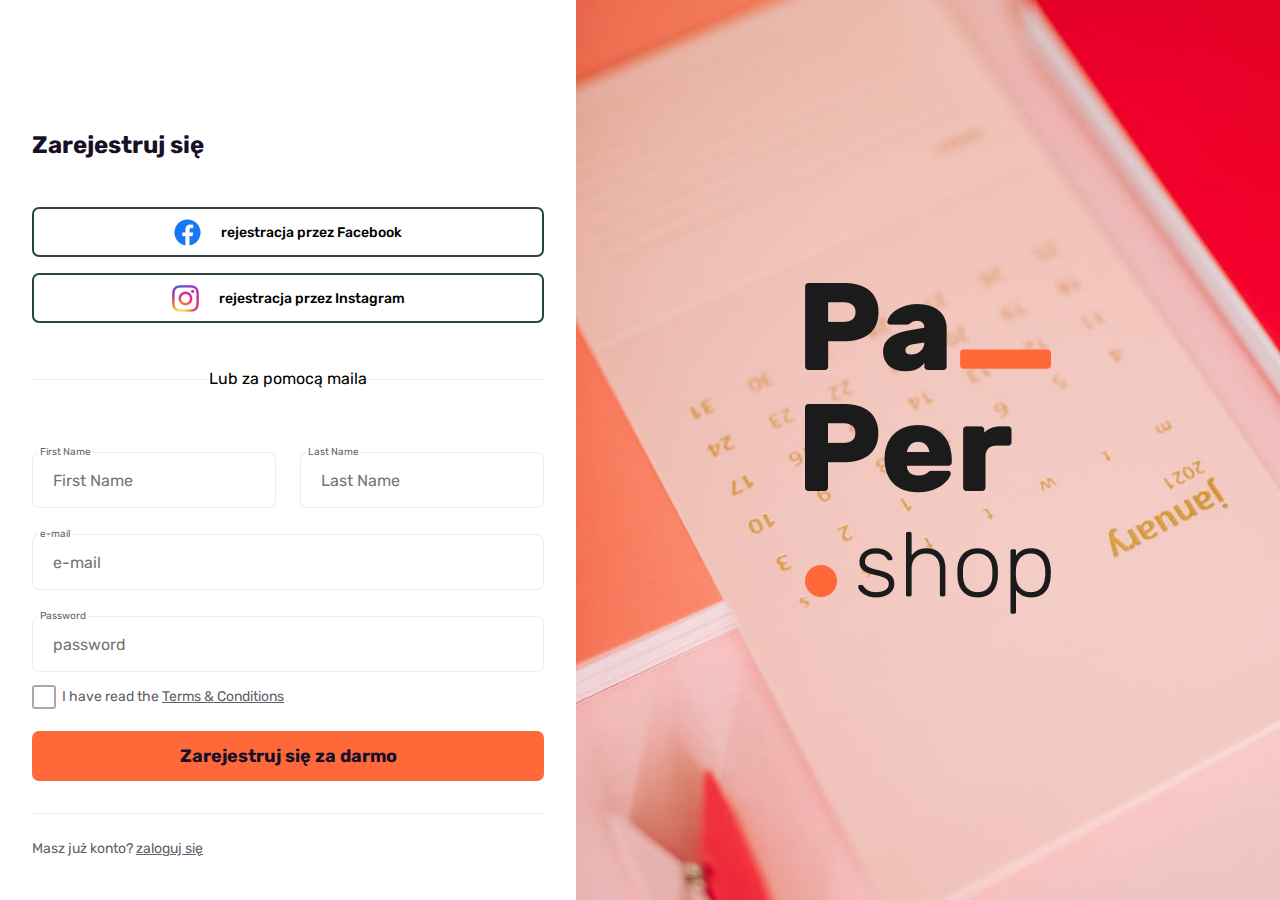
<file: index.html>
<!DOCTYPE html>
<html lang="en">
  <head>
    <meta charset="UTF-8" />
    <meta http-equiv="X-UA-Compatible" content="IE=edge" />
    <meta name="viewport" content="width=device-width, initial-scale=1.0" />
    <link rel="stylesheet" href="global.css" />
    <link rel="stylesheet" href="index.css" />
    <link rel="icon" type="image/png" href="./img/favicon.ico" sizes="32x32">
  </head>
  <body>
    <main>
      <div class="left">
        <div class="register">
          <p>Zarejestruj się</p>
          <button>
            <img src="./img/face.png"/>rejestracja przez Facebook
          </button>
          <button>
            <img src="./img/instagram 1.png"/>rejestracja przez Instagram
          </button>
          <div class="lineWrapper first">
            <div class="line"></div>
            <p>Lub za pomocą maila</p>
          </div>
          <form id="form">
            <div class="nameForm">
              <div class="textInput">
                <label class="label" for="">First Name</label>
                <input id="firstName" type="text" placeholder="First Name" />
                <div id="firstNameError" class="validationError">
                  Imię musi mieć 2-20 liter, pierwsza powinna być wielka
                </div>
              </div>
              <div class="textInput">
                <label class="label" for="">Last Name</label>
                <input id="lastName" type="text" placeholder="Last Name" />
                <div id="lastNameError" class="validationError">
                  Nazwisko musi mieć 2-30 liter, pierwsza powinna być wielka
                </div>
              </div>
            </div>
            <div class="textInput">
              <label class="label" for="">e-mail</label>
              <input id="email" type="text" placeholder="e-mail" />
              <div id="emailError" class="validationError">
                To nie jest poprawny format adresu e-mail
              </div>
            </div>
            <div class="textInput">
              <label class="label" for="">Password</label>
              <input id="password" type="password" placeholder="password" />
              <div id="passwordError" class="validationError">
                Hasło musi mieć co najmniej 8 znaków, małą i wielką literę,
                cyfrę i znak specjalny
              </div>
            </div>
            <div class="bottomWrapper">
              <div class="checkboxInput">
                <input type="checkbox" name="" id="terms" class="terms" />
                <label for="terms"
                  >I have read the <a href="#">Terms & Conditions</a></label
                >
              </div>
              <div id="termsError" class="validationError">
                Musisz zaakceptować warunki serwisu
              </div>
              <button class="submit" type="submit">
                Zarejestruj się za darmo
              </button>
            </div>
          </form>
          <div class="lineWrapper second">
            <div class="line"></div>
          </div>
          <div class="login">Masz już konto? <a href="login.html">zaloguj się</a></div>
        </div>
      </div>
      <div class="right">
        <div class="bgi"></div>
        <div class="txt">
          <img src="./img/Group 5278.png"/>
        </div>
      </div>
    </main>
    <script src="script.js"></script>
  </body>
</html>
</file>
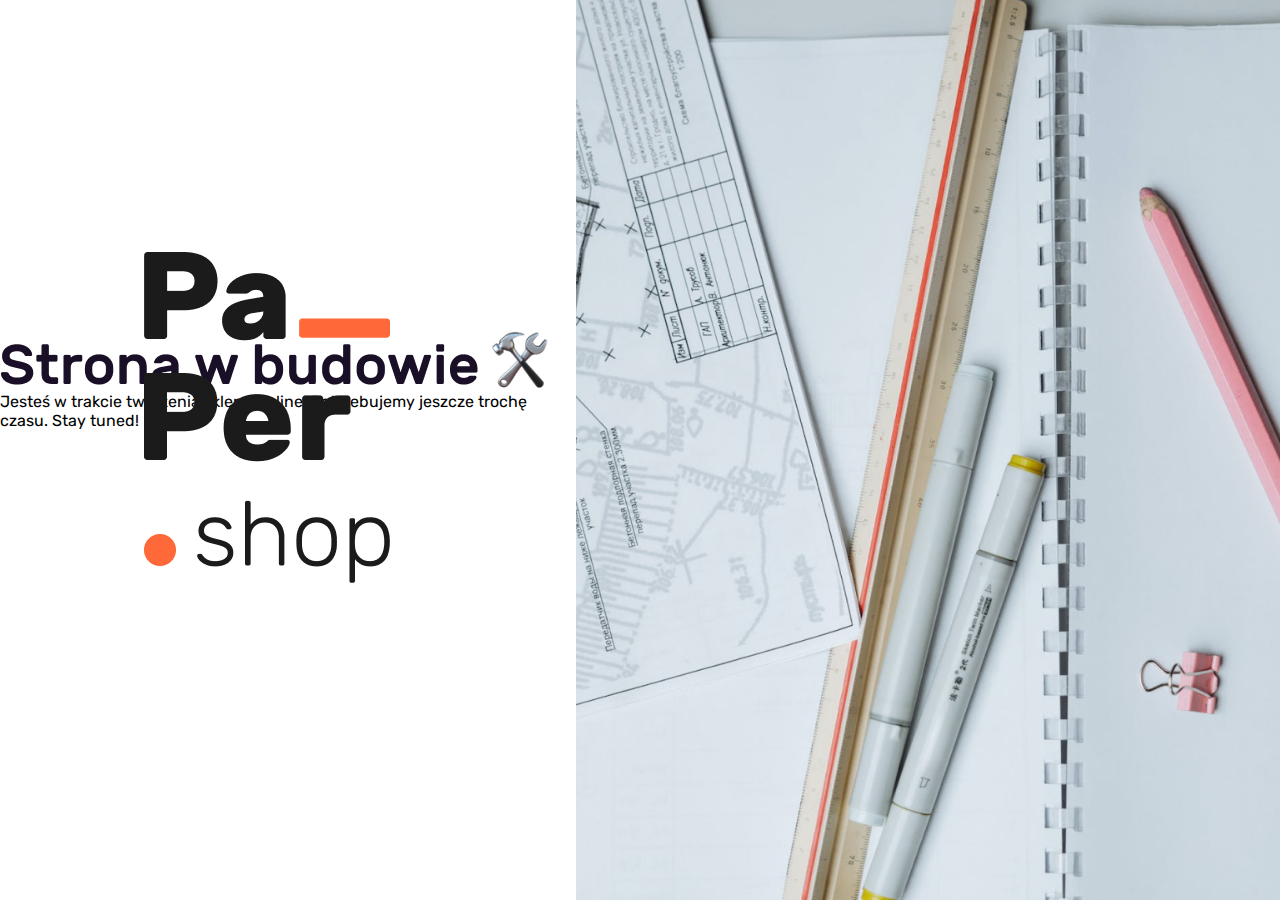
<file: build.html>
<!DOCTYPE html>
<html lang="en">
	<head>
		<meta charset="UTF-8" />
		<meta name="viewport" content="width=device-width, initial-scale=1.0" />
		<title>Document</title>
		<link rel="stylesheet" href="./build.css" />
		<!-- <link rel="stylesheet" href="./global.css"> -->
	</head>
	<body>
		<main>
			<div class="left">
				<div class="papershop">
					<img src="./img/Group 5278.png" alt="" />
				</div>
				<div class="buildWeb">
					<img src="./img/stronaWbudowie.png" alt="" />
				</div>
				<div class="text">
					<p>
						Jesteś w trakcie tworzenia sklepu online. Potrzebujemy jeszcze
						trochę czasu. Stay tuned!
					</p>
				</div>
			</div>
			<div class="right">
				<div class="bgi"></div>
				<div class="txt"></div>
			</div>
		</main>
	</body>
</html>
</file>
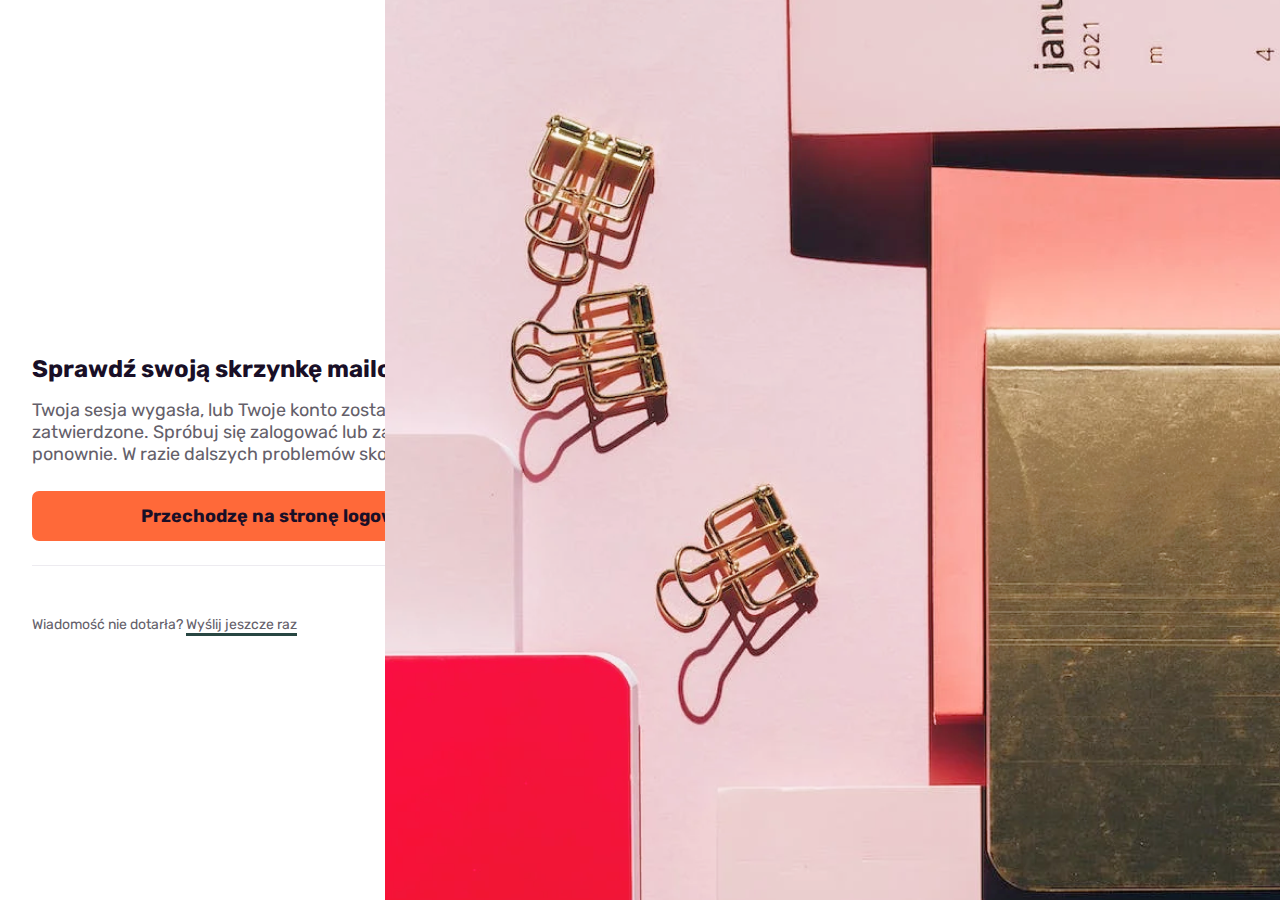
<file: confirm.html>
<!DOCTYPE html>
<html lang="en">
	<head>
		<meta charset="UTF-8" />
		<meta name="viewport" content="width=device-width, initial-scale=1.0" />
		<title>Document</title>
		<link rel="stylesheet" href="./global.css" />
		<link rel="stylesheet" href="./confirm.css" />
		<link rel="icon" type="image/png" href="./img/favicon.ico" sizes="32x32" />
	</head>
	<body>
		<main>
			<div class="left">
				<div class="confirm">
					<p class="title">Sprawdź swoją skrzynkę mailową</p>
					<p class="subtitle">
						Twoja sesja wygasła, lub Twoje konto zostało już zatwierdzone.
						Spróbuj się zalogować lub zarejestruj ponownie. W razie dalszych
						problemów skontaktuj się z nami.
          </p>
            <a href="login.html"><button class="submit">Przechodzę na stronę logowania</button></a>
            <div class="lineWrapper">
            </div>
            <div class="login">
              Wiadomość nie dotarła? 
              <a class="link" href="#">Wyślij jeszcze raz</a>
            </div>
          </div>
				</div>
			</div>
			<div class="right">
				<div class="bgi"></div>
				<div class="txt">
					<img src="./img/image 69.png" alt="" />
				</div>
			</div>
		</main>
	</body>
</html>
</file>
<file: global.css>
@import url("https://fonts.googleapis.com/css2?family=Rubik&display=swap");

* {
  margin: 0;
  box-sizing: border-box;
  font-family: "Rubik", sans-serif;
}

::-webkit-scrollbar {
  width: 6px;
  background-color: #f5f5f5;
}

::-webkit-scrollbar-thumb {
  border-radius: 6px;
  background-color: #ff6939;
}

main {
  display: flex;
  overflow: hidden;
  transition: 0.2s;
  max-width: 1920px;
  margin: 0 auto;
  height: auto;
}

.right {
  position: relative;
  display: flex;
  align-items: center;
  justify-content: center;
  width: 100%;
  max-width: 55%;
  height: 100vh;
}

.txt {
  position: absolute;
  z-index: 3;
}

.left {
  position: relative;
  display: flex;
  flex-direction: column;
  align-items: center;
  justify-content: center;
  overflow: auto;
  width: 100%;
  max-width: 45%;
  min-width: 360px;
  height: 100vh;
  padding: 32px;
}

.title {
  margin-bottom: 16px;
  margin-top: 88px;
  font-size: 24px;
  font-weight: bold;
  color: #190f27;
}

.subtitle {
  font-size: 18px;
  color: #64606a;
}

.tooltip {
  position: relative;
}

.tooltip::before {
  content: "";
  position: absolute;
  top: -5px;
  left: 0px;
  opacity: 0;
  transition: 0.3s;
  border-right: 20px solid #ff6939;
  border-bottom: 20px solid rgba(0, 0, 0, 0);
  width: 0;
  height: 0;
}

.tooltip::after {
  content: "Opcja niedostępna";
  position: absolute;
  top: -45px;
  left: -10px;
  opacity: 0;
  transition: 0.3s;
  border-radius: 7px;
  width: 150px;
  height: 40px;
  background-color: #ff6939;
  line-height: 40px;
  color: #190f27;
}

.tooltip:hover::after,
.tooltip:hover::before {
  opacity: 1;
}

.blur {
  filter: blur(10px);
  pointer-events: none;
}

.notification {
  position: absolute;
  left: 0;
  right: 0;
  top: 0;
  opacity: 0;
  transition: 0.3s ease-in-out;
  border-top-right-radius: 7px;
  border-bottom-right-radius: 7px;
  width: 100%;
  max-width: 528px;
  height: 40px;
  background-color: #fff;
  line-height: 40px;
  text-align: center;
  font-size: 14px;
  font-weight: 500;
}

.notification a {
  display: none;
}

.success {
  background-color: #cfdbd9;
  color: #284642;
}
.success::before {
  content: "";
  position: absolute;
  left: -50%;
  display: block;
  width: 50%;
  height: 40px;
  background-color: #cfdbd9;
}

.format,
.failed {
  background-color: #f0eeed;
  color: #ce0737;
}

.format::before,
.failed::before {
  content: "";
  position: absolute;
  left: -50%;
  display: block;
  width: 50%;
  height: 40px;
  background-color: #f0eeed;
}

.lineWrapper {
  position: relative;
  margin-top: 12px;
  margin-bottom: 16px;
  height: 23px;
}
.lineWrapper::before {
  content: "";
  position: absolute;
  top: 50%;
  width: 100%;
  height: 1px;
  background-color: #edebf0;
}

.lineWrapper > p {
  position: absolute;
  left: 50%;
  display: block;
  transform: translate(-50%);
  margin: 0 auto;
  background-color: white;
  line-height: 23px;
  font-size: 16px;
  font-weight: 400;
}

.validationError {
  display: none;
  font-size: 10px;
  margin-top: 10px;
  color: #ce0737;
}

.visible {
  display: block;
}

.show {
  opacity: 1;
}
.show a {
  display: inline;
}

.textInput {
  position: relative;
  margin-top: 26px;
  width: 100%;
}
.textInput > input {
  border: 1px solid #edebf0;
  border-radius: 7px;
  width: 100%;
  height: 56px;
  padding-left: 20px;
  font-size: 16px;
}

.textInput .error {
  border: 1px solid #ce0737;
}

.label {
  position: absolute;
  left: 6px;
  top: -10px;
  height: 20px;
  padding: 0 2px;
  background-color: white;
  font-size: 10px;
  line-height: 20px;
  color: #64606a;
}

.popup {
  position: fixed;
  top: 50%;
  left: 50%;
  display: none;
  transform: translate(-50%, -50%);
  width: 200px;
  height: 200px;
}

.showPopup {
  display: flex;
  justify-content: center;
  align-items: center;
}
.loader {
  position: relative;
  animation: rotateX 1s infinite linear;
  border: 10px solid #fff;
  border-top-color: transparent;
  border-right-color: transparent;
  border-bottom-color: transparent;
  border-radius: 50%;
  width: 150px;
  height: 150px;
  background-color: transparent;
}

.loader::before {
  content: "";
  position: absolute;
  top: 2px;
  left: 2px;
  right: 2px;
  bottom: 2px;
  animation: rotateX 0.5s infinite linear reverse;
  border: 10px solid #ff6939;
  border-top-color: transparent;
  border-left-color: transparent;
  border-bottom-color: transparent;
  border-radius: 50%;
  background-color: transparent;
}

.loader::after {
  content: "";
  position: absolute;
  top: 12px;
  left: 12px;
  right: 12px;
  bottom: 12px;
  animation: rotateX 0.5s infinite linear linear;
  border: 10px solid #fff;
  border-top-color: transparent;
  border-left-color: transparent;
  border-bottom-color: transparent;
  border-radius: 50%;
  background-color: transparent;
}

@keyframes rotateX {
  from {
    transform: rotateZ(0deg);
  }
  to {
    transform: rotateZ(360deg);
  }
}

@media (max-width: 600px) {
  .lineWrapper > p {
    font-size: 10px;
  }
  main {
    display: flex;
    flex-direction: column-reverse;
    height: auto;
  }
  .right {
    align-items: start;
    justify-content: start;
    max-width: 100%;
    max-height: 250px;
    height: 50vh;
  }
  .left {
    max-width: 100%;
    min-width: 303px;
    max-height: 50%;
    height: 100%;
  }
  .nameForm {
    flex-direction: column;
    gap: 0;
  }
  .notification {
    font-size: 14px;
  }
}

@media (max-width: 900px) {
  .txt > img {
    margin: 32px;
    height: 150px;
  }
}
</file>
<file: index.css>
button {
	cursor: pointer;
}
.bgi {
	width: 100%;
	height: 100%;
	background-image: url("./img/image 67.png");
	background-repeat: no-repeat;
	background-size: cover;
}
.register {
  position: relative;
  display: flex;
  flex-direction: column;
  width: 100%;
  max-width: 528px;
  font-size: 24px;
}

.register > p {
  margin-bottom: 48px;
  margin-top: 88px;
  font-weight: bold;
  color: #190f27;
}

.register > button {
  display: flex;
  align-items: center;
  justify-content: center;
  border: 2px solid #284642;
  border-radius: 7px;
  height: 50px;
  margin-bottom: 16px;
  background-color: white;
  font-size: 14px;
  font-weight: 500;
}

.register button:nth-of-type(2) {
  margin-bottom: 32px;
}

.register > button > img {
  padding-right: 20px;
}

.first {
  margin-bottom: 36px;
}
.second {
  margin-top: 20px;
  margin-bottom: 16px;
}

.nameForm {
  display: flex;
  column-gap: 24px;
  width: 100%;
}

.submit {
  border: none;
  border-radius: 7px;
  margin-top: 26px;
  width: 100%;
  height: 50px;
  background-color: #ff6939;
  font-size: 18px;
  font-weight: bold;
  color: #190f27;
}

.checkboxInput {
  display: flex;
  align-items: center;
  margin-top: 16px;
}

#terms {
  display: none;
}

label[for="terms"] {
  position: relative;
  display: inline-block;
  margin-right: 10px;
  padding-left: 30px;
  cursor: pointer;
  user-select: none;
  font-size: 14px;
  color: #64606a;
}

label[for="terms"]::before {
  content: "";
  position: absolute;
  left: 0;
  top: 50%;
  display: inline-block;
  transform: translateY(-50%);
  border: 2px solid #aaa;
  border-radius: 3px;
  width: 20px;
  height: 20px;
}

input[type="checkbox"]:checked + label[for="terms"]::before {
  content: "\2713";
  background-color: #284642;
  text-align: center;
  font-size: 16px;
  line-height: 20px;
  color: #fff;
}

a {
  color: #64606a;
  font-size: 14px;
}
.login {
  color: #64606a;
  font-size: 14px;
}

.visible {
  display: block;
}

@media (max-width: 600px) {
  a {
    font-size: 12px;
  }
  label[for="terms"] {
    font-size: 12px;
  }
  .register > button {
    font-size: 12px;
  }
}
</file>
<file: build.css>
@import url("https://fonts.googleapis.com/css2?family=Rubik&display=swap");

* {
  margin: 0;
  box-sizing: border-box;
  font-family: "Rubik", sans-serif;
}
main {
  display: flex;
  overflow: hidden;
  transition: 0.2s;
  max-width: 1920px;
  margin: 0 auto;
  height: auto;
}
.bgi {
	width: 100%;
	height: 100%;
	background-image: url("./img/FotoBuild.png");
	background-repeat: no-repeat;
	background-size: cover;
}
.papershop{
	position: relative;
	display: flex;
	justify-content: start;
	left: 144px;
	top: 252px;
}
.right {
  position: relative;
  display: flex;
  align-items: center;
  justify-content: center;
  width: 100%;
  max-width: 55%;
  height: 100vh;
}
</file>
<file: confirm.css>
.bgi{
  width: 100%;
  height: 100%;
  background-image: url("./img/image 67.png");
  background-size: cover;
}
.confirm {
  display: flex;
  flex-direction: column;
  width: 100%;
  max-width: 528px;
  font-size: 24px;
}

.submit {
  border: none;
  border-radius: 7px;
  margin-top: 26px;
  width: 100%;
  height: 50px;
  background-color: #ff6939;
  font-size: 18px;
  font-weight: bold;
  color: #190f27;
}
.checkboxInput {
  display: flex;
  align-items: center;
  margin-top: 16px;
}

#terms {
  display: none;
}

label[for="terms"] {
  position: relative;
  display: inline-block;
  margin-right: 10px;
  padding-left: 30px;
  user-select: none;
  cursor: pointer;
  font-size: 14px;
  color: #64606a;
}

label[for="terms"]::before {
  content: "";
  position: absolute;
  left: 0;
  top: 50%;
  display: inline-block;
  transform: translateY(-50%);
  border: 2px solid #aaa;
  border-radius: 3px;
  width: 20px;
  height: 20px;
}

input[type="checkbox"]:checked + label[for="terms"]::before {
  content: "\2713";
  background-color: #284642;
  text-align: center;
  font-size: 16px;
  line-height: 20px;
  color: #fff;
}

a.link {
  border-bottom: 3px solid #284642;
  text-decoration: none;
  font-size: 14px;
  color: #64606a;
}
.login {
  margin-top: 24px;
  font-size: 14px;
  color: #64606a;
}
</file>
